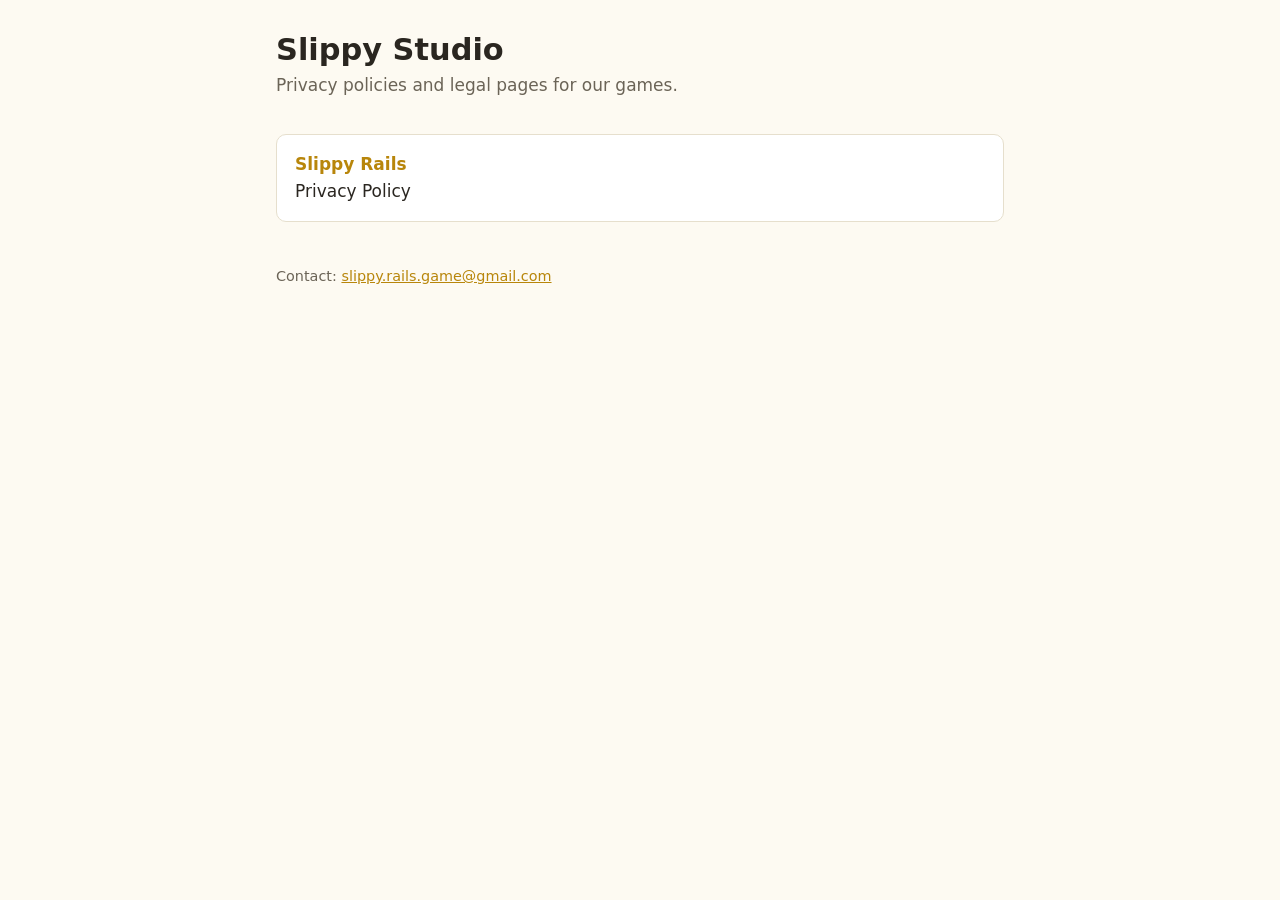
<file: index.html>
<!doctype html>
<html lang="en">
<head>
  <meta charset="utf-8">
  <meta name="viewport" content="width=device-width, initial-scale=1">
  <title>Slippy Studio</title>
  <meta name="description" content="Legal pages for games by Slippy Studio.">
  <link rel="stylesheet" href="assets/style.css">
</head>
<body>
<main>
  <h1>Slippy Studio</h1>
  <p class="meta">Privacy policies and legal pages for our games.</p>

  <a class="card" href="slippy-rails/privacy/">
    <strong>Slippy Rails</strong><br>
    Privacy Policy
  </a>

  <footer>
    <p>Contact: <a href="mailto:slippy.rails.game@gmail.com">slippy.rails.game@gmail.com</a></p>
  </footer>
</main>
</body>
</html>
</file>
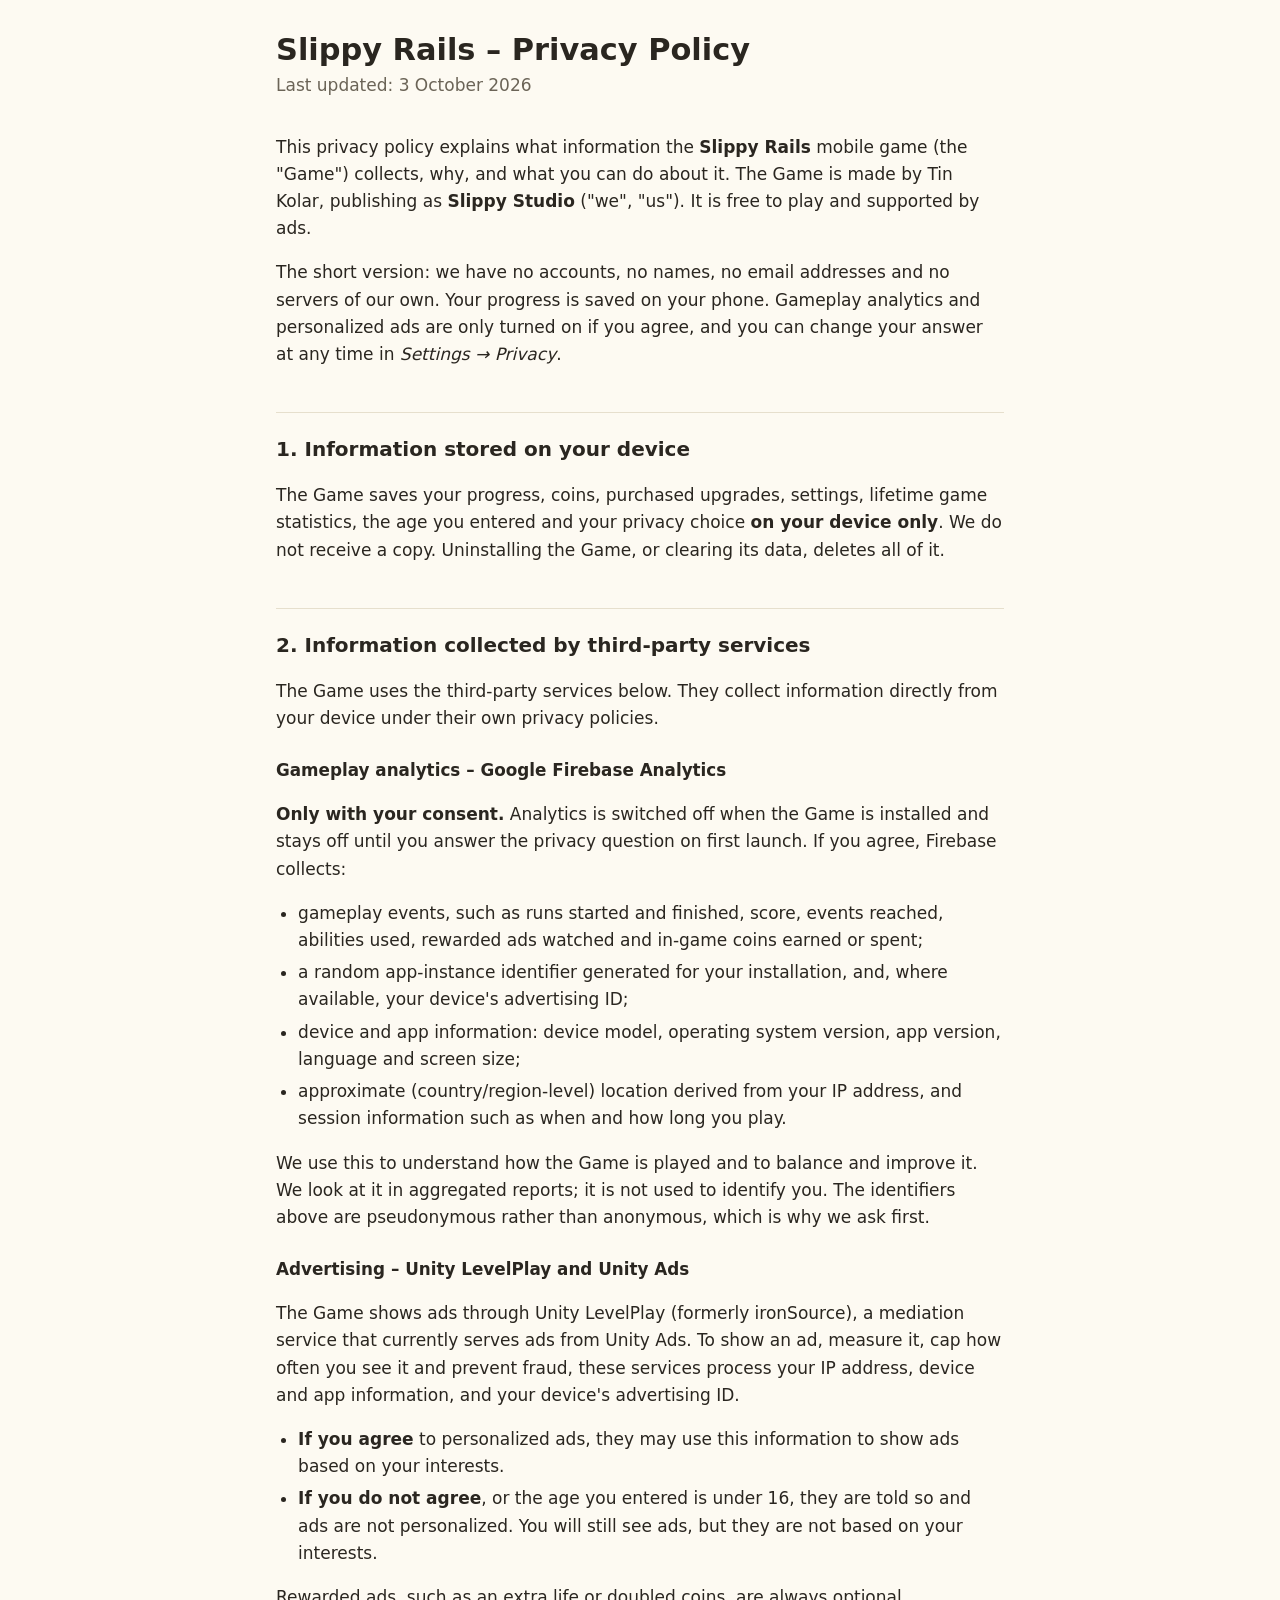
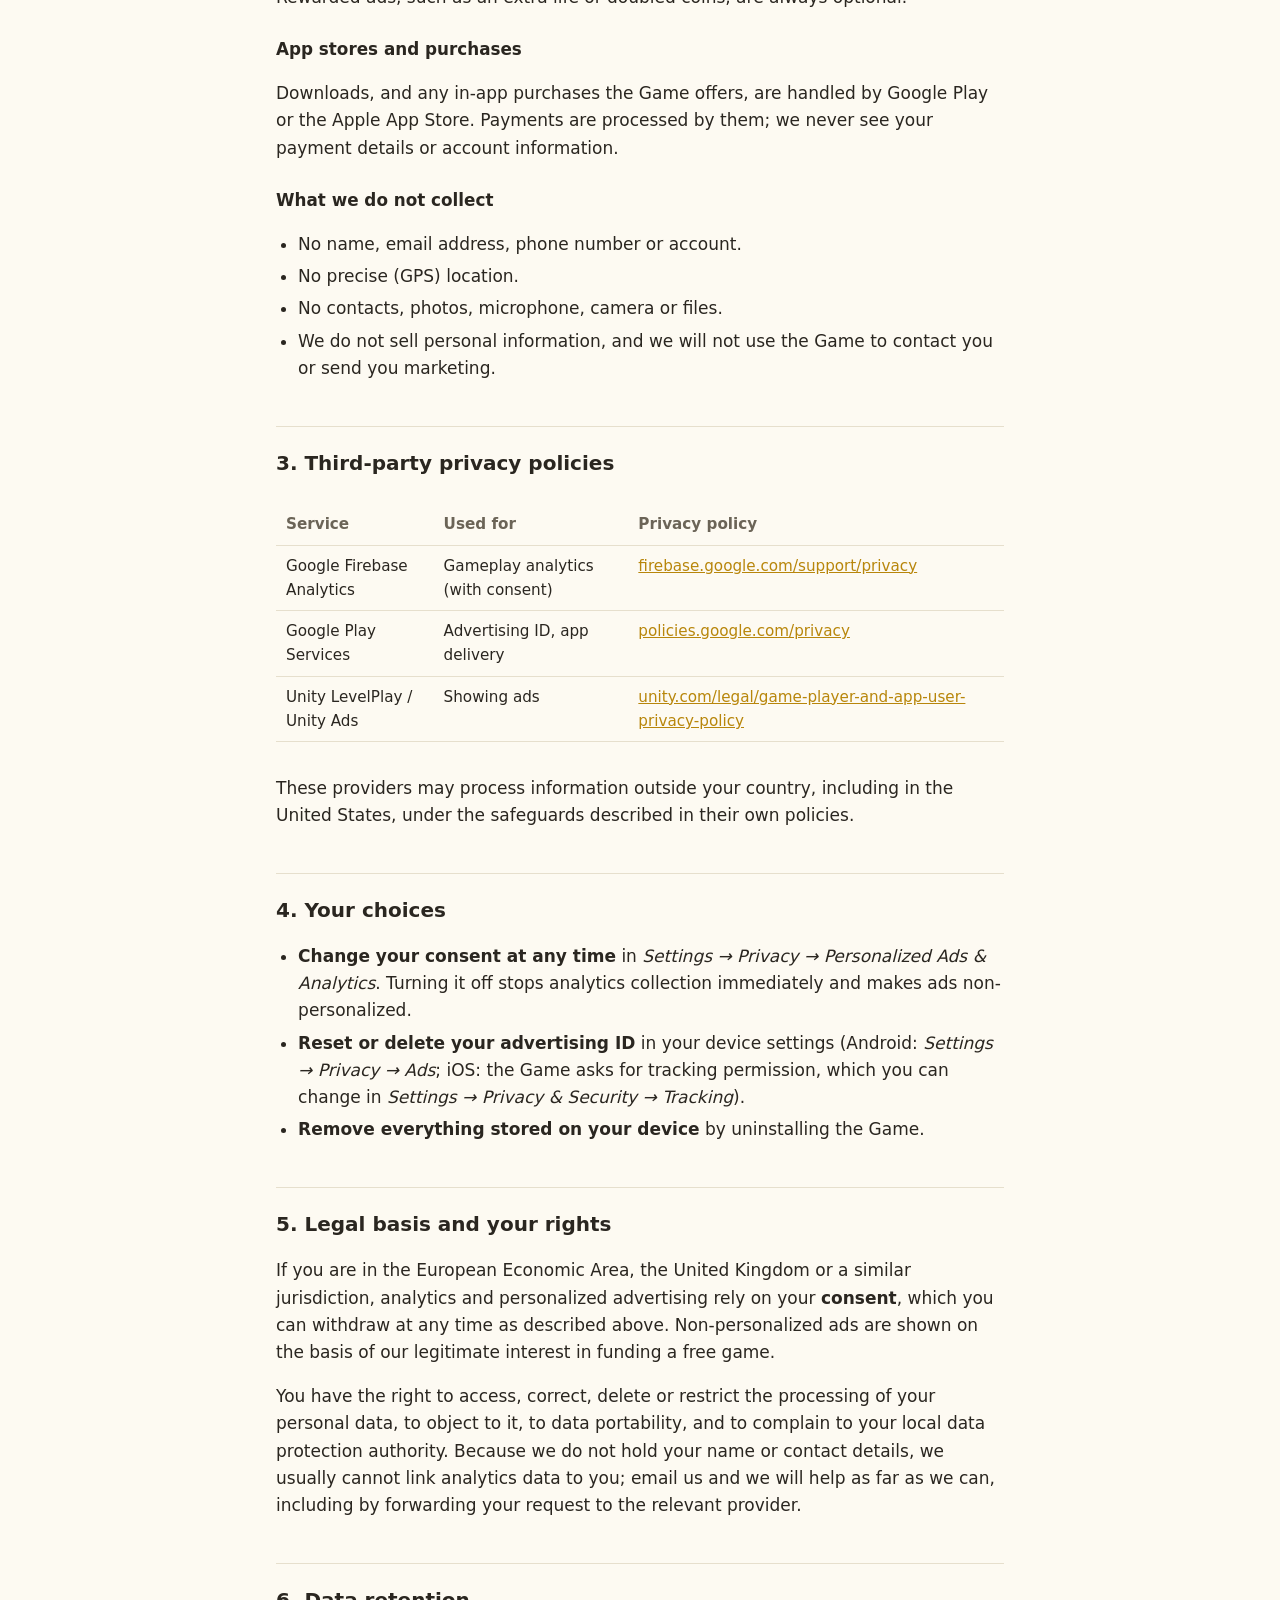
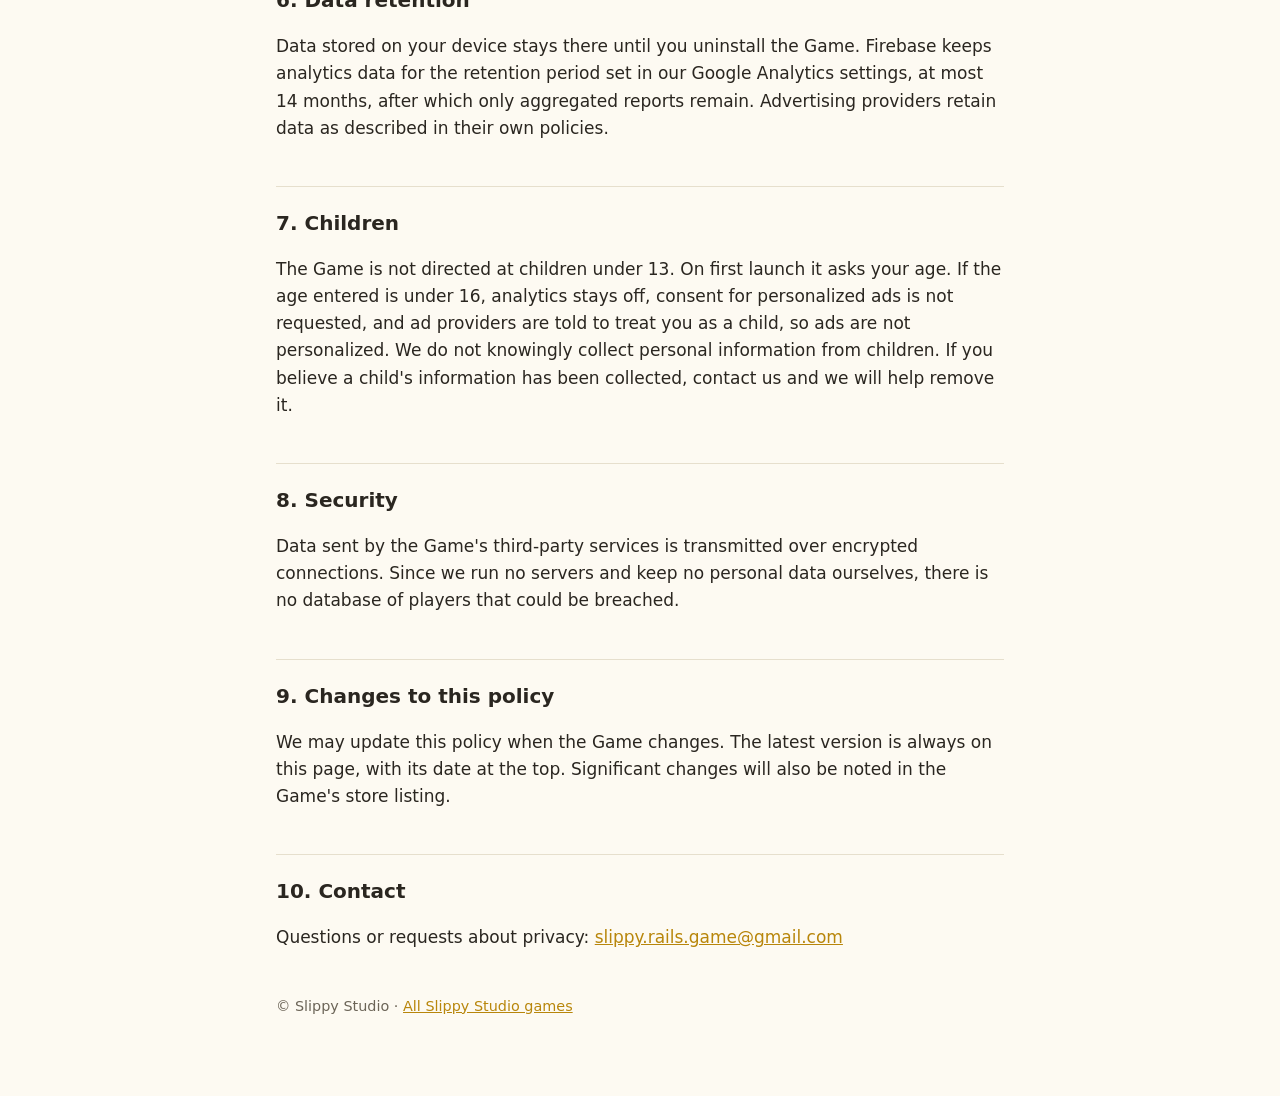
<file: slippy-rails/privacy/index.html>
<!doctype html>
<html lang="en">
<head>
  <meta charset="utf-8">
  <meta name="viewport" content="width=device-width, initial-scale=1">
  <title>Slippy Rails – Privacy Policy</title>
  <meta name="description" content="Privacy policy for the Slippy Rails mobile game by Slippy Studio.">
  <link rel="stylesheet" href="../../assets/style.css">
</head>
<body>
<main>
  <h1>Slippy Rails – Privacy Policy</h1>
  <p class="meta">Last updated: 3 October 2026</p>

  <p>
    This privacy policy explains what information the <strong>Slippy Rails</strong> mobile game
    (the "Game") collects, why, and what you can do about it. The Game is made by Tin Kolar, publishing
    as <strong>Slippy Studio</strong> ("we", "us"). It is free to play and supported by ads.
  </p>
  <p>
    The short version: we have no accounts, no names, no email addresses and no servers of our own.
    Your progress is saved on your phone. Gameplay analytics and personalized ads are only turned on
    if you agree, and you can change your answer at any time in <em>Settings → Privacy</em>.
  </p>

  <h2>1. Information stored on your device</h2>
  <p>
    The Game saves your progress, coins, purchased upgrades, settings, lifetime game statistics, the
    age you entered and your privacy choice <strong>on your device only</strong>. We do not receive a
    copy. Uninstalling the Game, or clearing its data, deletes all of it.
  </p>

  <h2>2. Information collected by third-party services</h2>
  <p>
    The Game uses the third-party services below. They collect information directly from your device
    under their own privacy policies.
  </p>

  <h3>Gameplay analytics – Google Firebase Analytics</h3>
  <p>
    <strong>Only with your consent.</strong> Analytics is switched off when the Game is installed and
    stays off until you answer the privacy question on first launch. If you agree, Firebase collects:
  </p>
  <ul>
    <li>gameplay events, such as runs started and finished, score, events reached, abilities used,
      rewarded ads watched and in-game coins earned or spent;</li>
    <li>a random app-instance identifier generated for your installation, and, where available, your
      device's advertising ID;</li>
    <li>device and app information: device model, operating system version, app version, language
      and screen size;</li>
    <li>approximate (country/region-level) location derived from your IP address, and session
      information such as when and how long you play.</li>
  </ul>
  <p>
    We use this to understand how the Game is played and to balance and improve it. We look at it in
    aggregated reports; it is not used to identify you. The identifiers above are pseudonymous rather
    than anonymous, which is why we ask first.
  </p>

  <h3>Advertising – Unity LevelPlay and Unity Ads</h3>
  <p>
    The Game shows ads through Unity LevelPlay (formerly ironSource), a mediation service that
    currently serves ads from Unity Ads. To show an ad, measure it, cap how often you see it and
    prevent fraud, these services process your IP address, device and app information, and your
    device's advertising ID.
  </p>
  <ul>
    <li><strong>If you agree</strong> to personalized ads, they may use this information to show ads
      based on your interests.</li>
    <li><strong>If you do not agree</strong>, or the age you entered is under 16, they are told so and
      ads are not personalized. You will still see ads, but they are not based on your interests.</li>
  </ul>
  <p>
    Rewarded ads, such as an extra life or doubled coins, are always optional.
  </p>

  <h3>App stores and purchases</h3>
  <p>
    Downloads, and any in-app purchases the Game offers, are handled by Google Play or the Apple App
    Store. Payments are processed by them; we never see your payment details or account information.
  </p>

  <h3>What we do not collect</h3>
  <ul>
    <li>No name, email address, phone number or account.</li>
    <li>No precise (GPS) location.</li>
    <li>No contacts, photos, microphone, camera or files.</li>
    <li>We do not sell personal information, and we will not use the Game to contact you or send you
      marketing.</li>
  </ul>

  <h2>3. Third-party privacy policies</h2>
  <div class="table-wrap">
    <table>
      <tr><th>Service</th><th>Used for</th><th>Privacy policy</th></tr>
      <tr><td>Google Firebase Analytics</td><td>Gameplay analytics (with consent)</td>
        <td><a href="https://firebase.google.com/support/privacy">firebase.google.com/support/privacy</a></td></tr>
      <tr><td>Google Play Services</td><td>Advertising ID, app delivery</td>
        <td><a href="https://policies.google.com/privacy">policies.google.com/privacy</a></td></tr>
      <tr><td>Unity LevelPlay / Unity Ads</td><td>Showing ads</td>
        <td><a href="https://unity.com/legal/game-player-and-app-user-privacy-policy">unity.com/legal/game-player-and-app-user-privacy-policy</a></td></tr>
    </table>
  </div>
  <p>
    These providers may process information outside your country, including in the United States,
    under the safeguards described in their own policies.
  </p>

  <h2>4. Your choices</h2>
  <ul>
    <li><strong>Change your consent at any time</strong> in <em>Settings → Privacy → Personalized Ads
      &amp; Analytics</em>. Turning it off stops analytics collection immediately and makes ads
      non-personalized.</li>
    <li><strong>Reset or delete your advertising ID</strong> in your device settings (Android:
      <em>Settings → Privacy → Ads</em>; iOS: the Game asks for tracking permission, which you can
      change in <em>Settings → Privacy &amp; Security → Tracking</em>).</li>
    <li><strong>Remove everything stored on your device</strong> by uninstalling the Game.</li>
  </ul>

  <h2>5. Legal basis and your rights</h2>
  <p>
    If you are in the European Economic Area, the United Kingdom or a similar jurisdiction, analytics
    and personalized advertising rely on your <strong>consent</strong>, which you can withdraw at any
    time as described above. Non-personalized ads are shown on the basis of our legitimate interest
    in funding a free game.
  </p>
  <p>
    You have the right to access, correct, delete or restrict the processing of your personal data,
    to object to it, to data portability, and to complain to your local data protection authority.
    Because we do not hold your name or contact details, we usually cannot link analytics data to
    you; email us and we will help as far as we can, including by forwarding your request to the
    relevant provider.
  </p>

  <h2>6. Data retention</h2>
  <p>
    Data stored on your device stays there until you uninstall the Game. Firebase keeps analytics
    data for the retention period set in our Google Analytics settings, at most 14 months, after
    which only aggregated reports remain. Advertising providers retain data as described in their own
    policies.
  </p>

  <h2>7. Children</h2>
  <p>
    The Game is not directed at children under 13. On first launch it asks your age. If the age
    entered is under 16, analytics stays off, consent for personalized ads is not requested, and ad
    providers are told to treat you as a child, so ads are not personalized. We do not knowingly
    collect personal information from children. If you believe a child's information has been
    collected, contact us and we will help remove it.
  </p>

  <h2>8. Security</h2>
  <p>
    Data sent by the Game's third-party services is transmitted over encrypted connections. Since we
    run no servers and keep no personal data ourselves, there is no database of players that could
    be breached.
  </p>

  <h2>9. Changes to this policy</h2>
  <p>
    We may update this policy when the Game changes. The latest version is always on this page, with
    its date at the top. Significant changes will also be noted in the Game's store listing.
  </p>

  <h2>10. Contact</h2>
  <p>
    Questions or requests about privacy:
    <a href="mailto:slippy.rails.game@gmail.com">slippy.rails.game@gmail.com</a>
  </p>

  <footer>
    <p>© Slippy Studio · <a href="../../">All Slippy Studio games</a></p>
  </footer>
</main>
</body>
</html>
</file>
<file: assets/style.css>
:root {
  --bg: #fdfaf2;
  --text: #2a2620;
  --muted: #6b6457;
  --accent: #b8860b;
  --rule: #e6dfcd;
  --card: #ffffff;
}

@media (prefers-color-scheme: dark) {
  :root {
    --bg: #1b1a17;
    --text: #ece7db;
    --muted: #a59e8f;
    --accent: #f2c14e;
    --rule: #34312a;
    --card: #23221e;
  }
}

* { box-sizing: border-box; }

body {
  margin: 0;
  background: var(--bg);
  color: var(--text);
  font: 17px/1.6 system-ui, -apple-system, "Segoe UI", Roboto, sans-serif;
}

main {
  max-width: 760px;
  margin: 0 auto;
  padding: 32px 16px 64px;
}

h1 { font-size: 1.9rem; line-height: 1.2; margin: 0 0 4px; }
h2 { font-size: 1.25rem; margin: 2.2em 0 0.5em; padding-top: 1em; border-top: 1px solid var(--rule); }
h3 { font-size: 1.05rem; margin: 1.5em 0 0.4em; }

.meta { color: var(--muted); margin: 0 0 2em; }

a { color: var(--accent); }

ul { padding-left: 1.3em; }
li { margin: 0.3em 0; }

table { width: 100%; border-collapse: collapse; margin: 1em 0; font-size: 0.95rem; }
th, td { text-align: left; vertical-align: top; padding: 8px 10px; border-bottom: 1px solid var(--rule); }
th { color: var(--muted); font-weight: 600; }

.table-wrap { overflow-x: auto; }

.card {
  display: block;
  background: var(--card);
  border: 1px solid var(--rule);
  border-radius: 10px;
  padding: 16px 18px;
  margin: 12px 0;
  text-decoration: none;
  color: var(--text);
}
.card strong { color: var(--accent); }

footer { color: var(--muted); font-size: 0.9rem; margin-top: 3em; }
</file>
